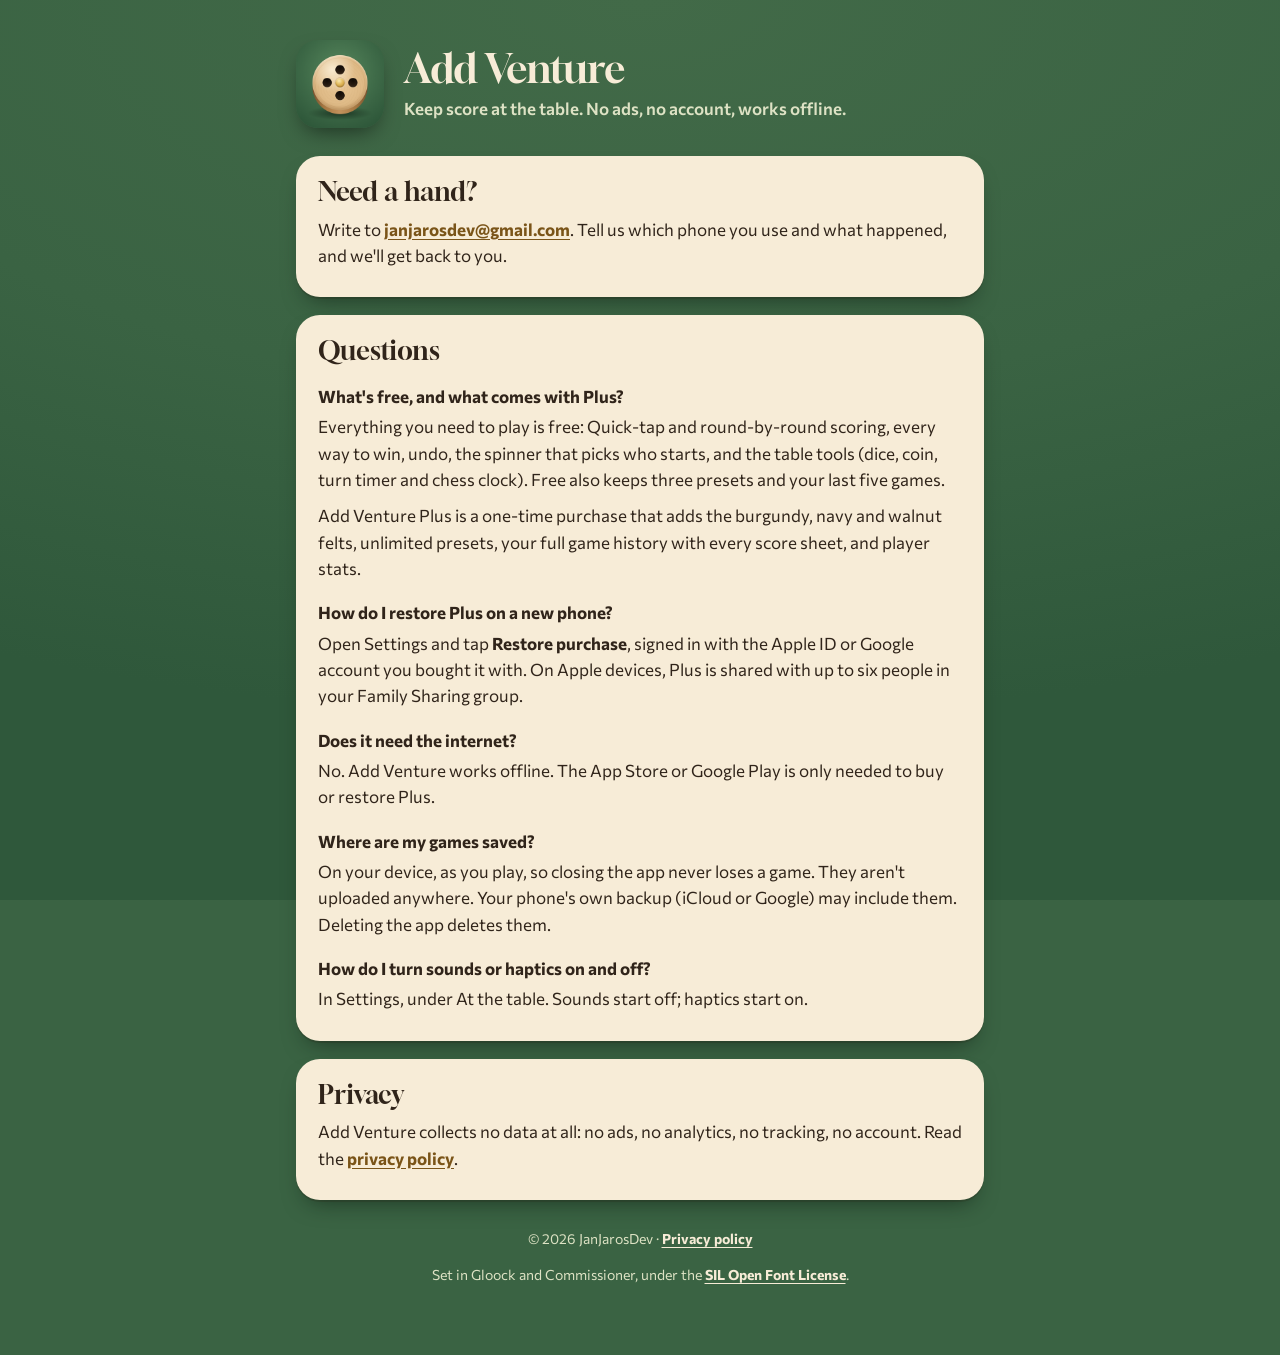
<file: index.html>
<!doctype html>
<html lang="en">
<head>
  <meta charset="utf-8">
  <meta name="viewport" content="width=device-width, initial-scale=1">
  <title>Add Venture support</title>
  <meta name="description" content="Help and contact for Add Venture, a score keeper for board and card games. No ads, no account, works offline.">
  <link rel="icon" href="favicon.png" type="image/png">
  <link rel="apple-touch-icon" href="apple-touch-icon.png">
  <link rel="stylesheet" href="style.css">
</head>
<body>
<main>
  <header class="hero">
    <img src="icon.png" alt="" width="88" height="88">
    <div>
      <h1>Add Venture</h1>
      <p>Keep score at the table. No ads, no account, works offline.</p>
    </div>
  </header>

  <section class="card" aria-labelledby="contact">
    <h2 id="contact">Need a hand?</h2>
    <p>Write to <a href="mailto:janjarosdev@gmail.com">janjarosdev@gmail.com</a>. Tell us which phone you use and what happened, and we'll get back to you.</p>
  </section>

  <section class="card" aria-labelledby="faq">
    <h2 id="faq">Questions</h2>

    <h3>What's free, and what comes with Plus?</h3>
    <p>Everything you need to play is free: Quick-tap and round-by-round scoring, every way to win, undo, the spinner that picks who starts, and the table tools (dice, coin, turn timer and chess clock). Free also keeps three presets and your last five games.</p>
    <p>Add Venture Plus is a one-time purchase that adds the burgundy, navy and walnut felts, unlimited presets, your full game history with every score sheet, and player stats.</p>

    <h3>How do I restore Plus on a new phone?</h3>
    <p>Open Settings and tap <strong>Restore purchase</strong>, signed in with the Apple ID or Google account you bought it with. On Apple devices, Plus is shared with up to six people in your Family Sharing group.</p>

    <h3>Does it need the internet?</h3>
    <p>No. Add Venture works offline. The App Store or Google Play is only needed to buy or restore Plus.</p>

    <h3>Where are my games saved?</h3>
    <p>On your device, as you play, so closing the app never loses a game. They aren't uploaded anywhere. Your phone's own backup (iCloud or Google) may include them. Deleting the app deletes them.</p>

    <h3>How do I turn sounds or haptics on and off?</h3>
    <p>In Settings, under At the table. Sounds start off; haptics start on.</p>
  </section>

  <section class="card" aria-labelledby="privacy">
    <h2 id="privacy">Privacy</h2>
    <p>Add Venture collects no data at all: no ads, no analytics, no tracking, no account. Read the <a href="privacy.html">privacy policy</a>.</p>
  </section>

  <footer>
    <p>© 2026 JanJarosDev · <a href="privacy.html">Privacy policy</a></p>
    <p>Set in Gloock and Commissioner, under the <a href="fonts/Gloock-OFL.txt">SIL Open Font License</a>.</p>
  </footer>
</main>
</body>
</html>
</file>
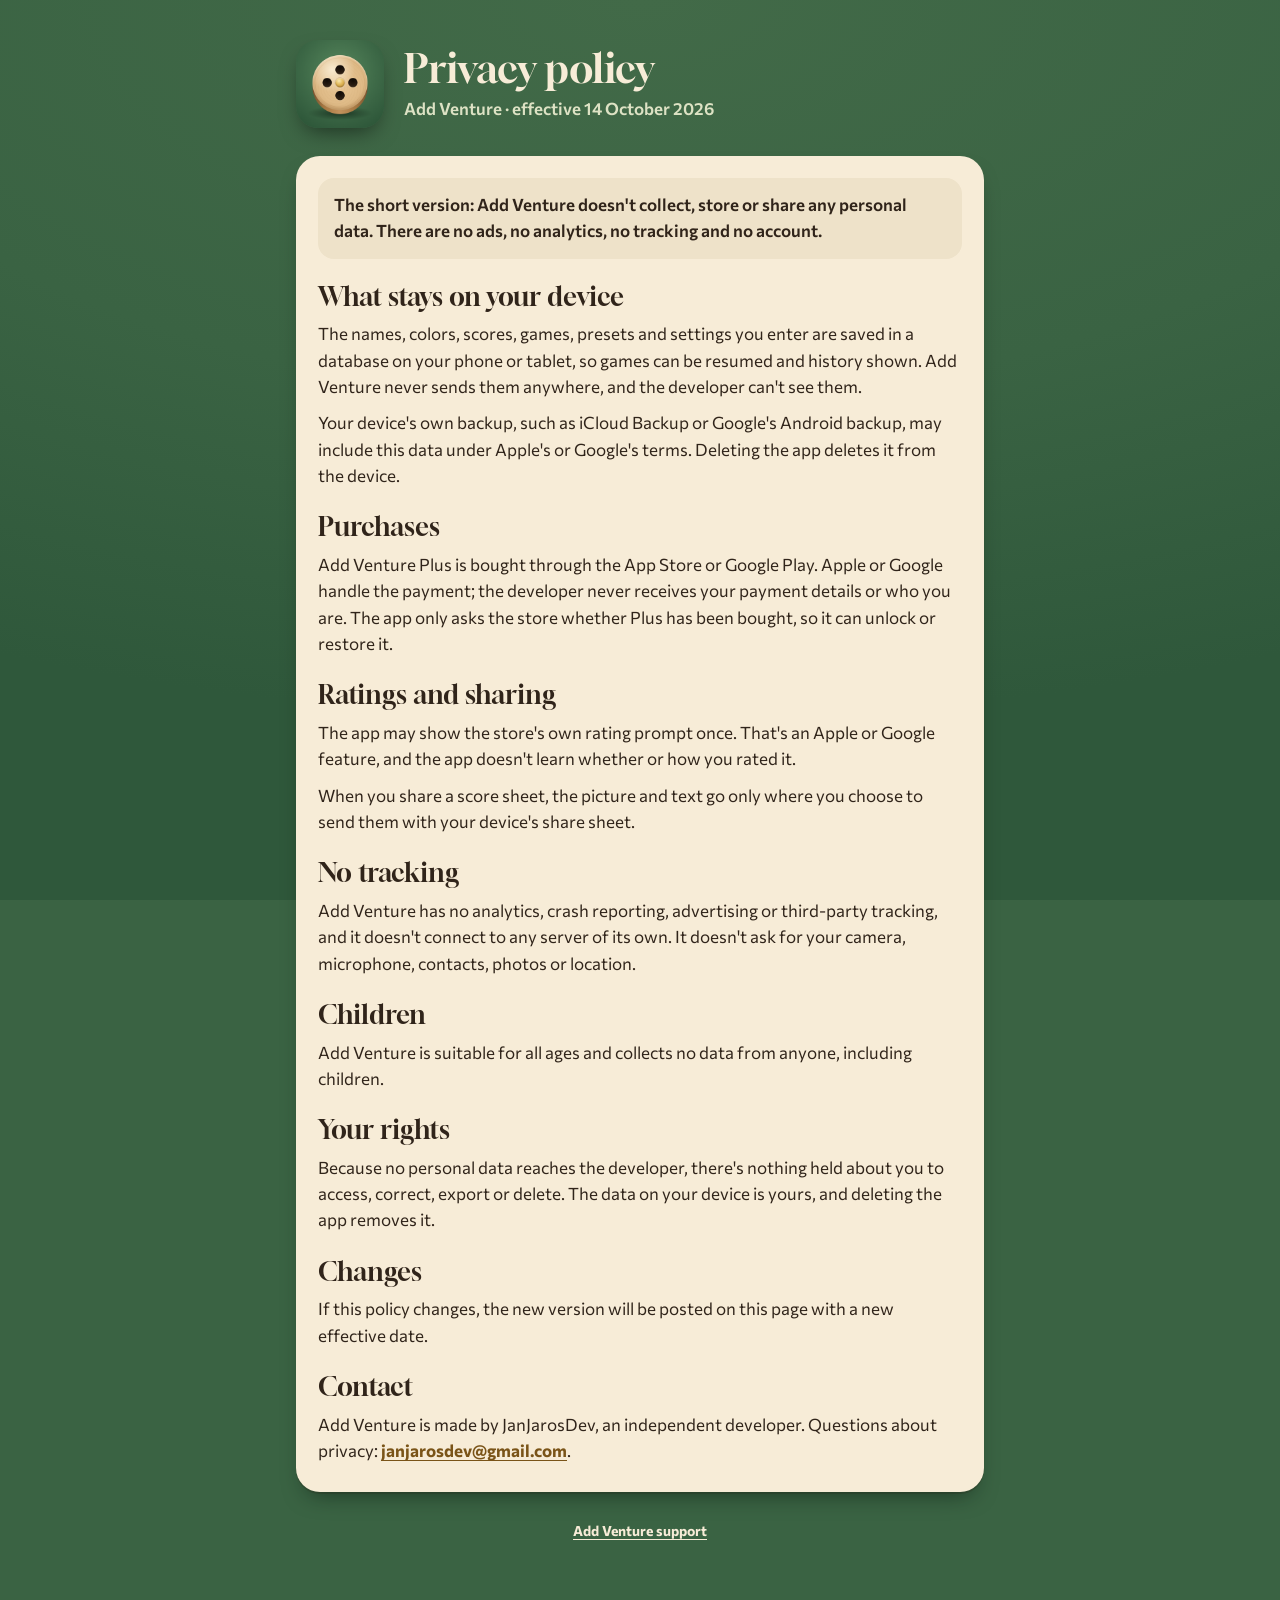
<file: privacy.html>
<!doctype html>
<html lang="en">
<head>
  <meta charset="utf-8">
  <meta name="viewport" content="width=device-width, initial-scale=1">
  <title>Add Venture privacy policy</title>
  <meta name="description" content="Add Venture collects no personal data: no ads, no analytics, no tracking and no account.">
  <link rel="icon" href="favicon.png" type="image/png">
  <link rel="apple-touch-icon" href="apple-touch-icon.png">
  <link rel="stylesheet" href="style.css">
</head>
<body>
<main>
  <header class="hero">
    <img src="icon.png" alt="" width="88" height="88">
    <div>
      <h1>Privacy policy</h1>
      <p>Add Venture · effective 14 October 2026</p>
    </div>
  </header>

  <article class="card">
    <p class="short">The short version: Add Venture doesn't collect, store or share any personal data. There are no ads, no analytics, no tracking and no account.</p>

    <h2>What stays on your device</h2>
    <p>The names, colors, scores, games, presets and settings you enter are saved in a database on your phone or tablet, so games can be resumed and history shown. Add Venture never sends them anywhere, and the developer can't see them.</p>
    <p>Your device's own backup, such as iCloud Backup or Google's Android backup, may include this data under Apple's or Google's terms. Deleting the app deletes it from the device.</p>

    <h2>Purchases</h2>
    <p>Add Venture Plus is bought through the App Store or Google Play. Apple or Google handle the payment; the developer never receives your payment details or who you are. The app only asks the store whether Plus has been bought, so it can unlock or restore it.</p>

    <h2>Ratings and sharing</h2>
    <p>The app may show the store's own rating prompt once. That's an Apple or Google feature, and the app doesn't learn whether or how you rated it.</p>
    <p>When you share a score sheet, the picture and text go only where you choose to send them with your device's share sheet.</p>

    <h2>No tracking</h2>
    <p>Add Venture has no analytics, crash reporting, advertising or third-party tracking, and it doesn't connect to any server of its own. It doesn't ask for your camera, microphone, contacts, photos or location.</p>

    <h2>Children</h2>
    <p>Add Venture is suitable for all ages and collects no data from anyone, including children.</p>

    <h2>Your rights</h2>
    <p>Because no personal data reaches the developer, there's nothing held about you to access, correct, export or delete. The data on your device is yours, and deleting the app removes it.</p>

    <h2>Changes</h2>
    <p>If this policy changes, the new version will be posted on this page with a new effective date.</p>

    <h2>Contact</h2>
    <p>Add Venture is made by JanJarosDev, an independent developer. Questions about privacy: <a href="mailto:janjarosdev@gmail.com">janjarosdev@gmail.com</a>.</p>
  </article>

  <footer>
    <p><a href="./">Add Venture support</a></p>
  </footer>
</main>
</body>
</html>
</file>
<file: style.css>
/* Add Venture: support and privacy pages. Felt, cream paper and wood, as in
   the app. Fonts are served from this site, so the pages load nothing from
   anyone else. */

@font-face {
  font-family: "Gloock";
  src: url("fonts/Gloock-Regular.ttf") format("truetype");
  font-weight: 400;
  font-display: swap;
}

@font-face {
  font-family: "Commissioner";
  src: url("fonts/Commissioner-Variable.ttf") format("truetype");
  font-weight: 400 800;
  font-display: swap;
}

:root {
  --felt: #3a6343;
  --lamp: #426a48;
  --lamp-edge: #2f583b;
  --on-felt: #f7ecd7;
  --on-felt-muted: #dde2c4;
  --paper: #f7ecd7;
  --paper-sunken: #eee2c9;
  --rule: #ddccad;
  --ink: #30241a;
  --ink-muted: #6c5644;
  --link: #7a5418;
  --brass: #daad4c;
  --brass-edge: #9f7028;
  --focus: #f6dd90;
  --card-shadow: 0 2px 0 rgba(40, 30, 15, 0.18), 0 12px 22px -10px rgba(12, 26, 16, 0.6);
}

@media (prefers-color-scheme: dark) {
  :root {
    --felt: #15261b;
    --lamp: #1c2e20;
    --lamp-edge: #0d1e14;
    --on-felt: #eee4cf;
    --on-felt-muted: #a9b79c;
    --paper: #3d3429;
    --paper-sunken: #30291f;
    --rule: #554b40;
    --ink: #f3e7ce;
    --ink-muted: #c5b59b;
    --link: #dfc986;
    --brass: #cda44e;
    --brass-edge: #92682a;
    --focus: #dfc986;
    --card-shadow: inset 0 1px 0 rgba(255, 236, 200, 0.07), 0 2px 0 rgba(0, 0, 0, 0.35),
      0 14px 24px -10px rgba(0, 0, 0, 0.75);
  }
}

* {
  box-sizing: border-box;
}

html {
  -webkit-text-size-adjust: 100%;
}

body {
  margin: 0;
  min-height: 100vh;
  background-color: var(--felt);
  background-image: radial-gradient(120% 80% at 50% 0%, var(--lamp) 0%, var(--felt) 55%, var(--lamp-edge) 100%);
  background-attachment: fixed;
  color: var(--on-felt);
  font-family: "Commissioner", "Gill Sans", "Segoe UI", system-ui, sans-serif;
  font-size: 17px;
  line-height: 1.55;
}

a {
  color: var(--link);
  font-weight: 700;
  text-underline-offset: 3px;
}

a:focus-visible {
  outline: 3px solid var(--focus);
  outline-offset: 3px;
  border-radius: 4px;
}

main {
  max-width: 720px;
  margin: 0 auto;
  padding: 40px 16px 56px;
}

header.hero {
  display: flex;
  align-items: center;
  gap: 20px;
  margin-bottom: 28px;
}

header.hero img {
  width: 88px;
  height: 88px;
  border-radius: 22px;
  box-shadow: 0 10px 22px -8px rgba(0, 0, 0, 0.55);
  flex: none;
}

h1,
h2 {
  font-family: "Gloock", Georgia, serif;
  font-weight: 400;
  line-height: 1.1;
  margin: 0;
}

h1 {
  font-size: 40px;
}

header.hero p {
  margin: 6px 0 0;
  color: var(--on-felt-muted);
  font-weight: 600;
}

.card {
  background: var(--paper);
  color: var(--ink);
  border-radius: 24px;
  box-shadow: var(--card-shadow);
  padding: 22px 22px 18px;
  margin: 0 0 18px;
}

.card h2 {
  font-size: 26px;
  margin-bottom: 10px;
}

.card p + h2 {
  margin-top: 24px;
}

.card h3 {
  font-size: 17px;
  margin: 18px 0 4px;
}

.card p,
.card ul {
  margin: 0 0 10px;
}

.card ul {
  padding-left: 22px;
}

.card .muted,
.muted {
  color: var(--ink-muted);
}

.short {
  background: var(--paper-sunken);
  border-radius: 16px;
  padding: 14px 16px;
  margin: 4px 0 14px;
  font-weight: 600;
}

.button {
  display: inline-block;
  margin-top: 6px;
  padding: 14px 22px;
  border-radius: 18px;
  background: var(--brass);
  color: #30241a;
  text-decoration: none;
  box-shadow: inset 0 2px 0 rgba(255, 246, 214, 0.7), 0 5px 0 var(--brass-edge);
}

footer {
  color: var(--on-felt-muted);
  font-size: 14px;
  text-align: center;
  margin-top: 28px;
}

footer a {
  color: var(--on-felt);
}

@media (max-width: 480px) {
  h1 {
    font-size: 32px;
  }

  header.hero img {
    width: 68px;
    height: 68px;
    border-radius: 18px;
  }
}
</file>
